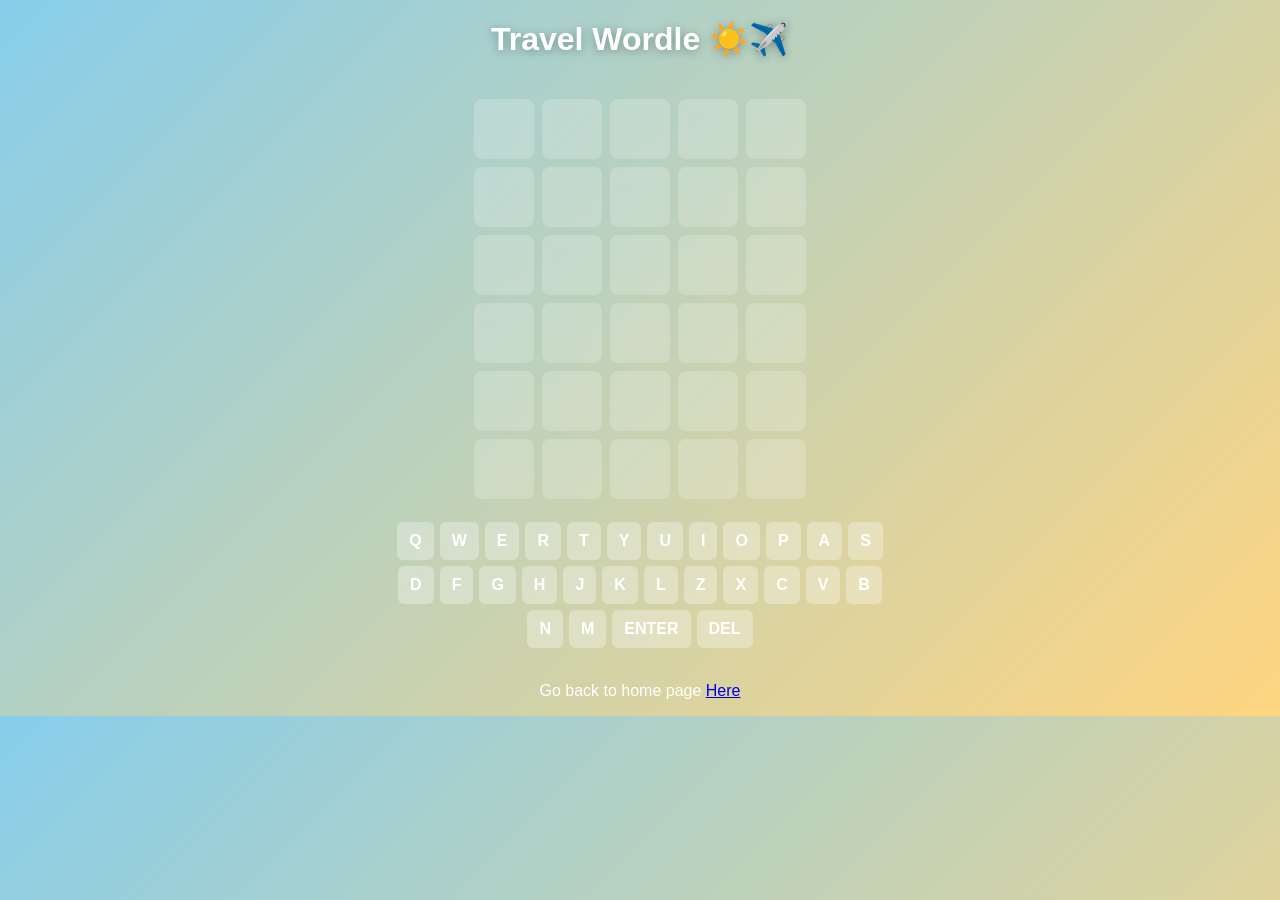
<file: Game.html>
<!DOCTYPE html>
<html lang="en">
<head>
<meta charset="UTF-8" />
<meta name="viewport" content="width=device-width, initial-scale=1.0"/>
<title>Travel Wordle ☀️✈️</title>

<style>
body {
    margin: 0;
    font-family: Arial, sans-serif;
    background: linear-gradient(135deg, #87ceeb, #ffd580);
    display: flex;
    flex-direction: column;
    align-items: center;
    color: #fff;
}

h1 {
    margin-top: 20px;
    text-shadow: 0 2px 10px rgba(0,0,0,0.3);
}

#game {
    margin-top: 20px;
    display: grid;
    grid-template-rows: repeat(6, 60px);
    gap: 8px;
}

.row {
    display: grid;
    grid-template-columns: repeat(5, 60px);
    gap: 8px;
}

.tile {
    width: 60px;
    height: 60px;
    background: rgba(255,255,255,0.2);
    display: flex;
    align-items: center;
    justify-content: center;
    font-size: 26px;
    font-weight: bold;
    text-transform: uppercase;
    border-radius: 8px;
    backdrop-filter: blur(4px);
}

.correct {
    background: #4caf50 !important;
}

.present {
    background: #f4c542 !important;
}

.absent {
    background: rgba(0,0,0,0.3) !important;
}

#keyboard {
    margin-top: 20px;
    display: flex;
    flex-wrap: wrap;
    justify-content: center;
    max-width: 500px;
}

.key {
    margin: 3px;
    padding: 10px 12px;
    background: rgba(255,255,255,0.3);
    border-radius: 6px;
    cursor: pointer;
    user-select: none;
    font-weight: bold;
}

#message {
    margin-top: 15px;
    font-size: 18px;
}
</style>
</head>

<body>

<h1>Travel Wordle ☀️✈️</h1>

<div id="game"></div>

<div id="keyboard"></div>

<div id="message"></div>

<script>
const words = [
    "beach", "plane", "hotel", "train", "maple",
    "ocean", "islet", "sunny", "route", "sandy",
    "cruise", "cabin", "paris", "lodge", "globe"
];

const answer = words[Math.floor(Math.random() * words.length)];
let currentRow = 0;
let currentTile = 0;
let board = Array(6).fill("").map(() => Array(5).fill(""));

const game = document.getElementById("game");
const keyboard = document.getElementById("keyboard");
const message = document.getElementById("message");

// create board
for (let i = 0; i < 6; i++) {
    const row = document.createElement("div");
    row.classList.add("row");
    for (let j = 0; j < 5; j++) {
        const tile = document.createElement("div");
        tile.classList.add("tile");
        tile.id = `tile-${i}-${j}`;
        row.appendChild(tile);
    }
    game.appendChild(row);
}

// keyboard
const keys = "QWERTYUIOPASDFGHJKLZXCVBNM".split("");
keys.forEach(k => {
    const key = document.createElement("div");
    key.classList.add("key");
    key.textContent = k;
    key.onclick = () => handleKey(k.toLowerCase());
    keyboard.appendChild(key);
});

const enter = document.createElement("div");
enter.classList.add("key");
enter.textContent = "ENTER";
enter.onclick = checkWord;
keyboard.appendChild(enter);

const del = document.createElement("div");
del.classList.add("key");
del.textContent = "DEL";
del.onclick = deleteLetter;
keyboard.appendChild(del);

// input
document.addEventListener("keydown", (e) => {
    if (e.key === "Enter") checkWord();
    else if (e.key === "Backspace") deleteLetter();
    else if (/^[a-zA-Z]$/.test(e.key)) handleKey(e.key.toLowerCase());
});

function handleKey(letter) {
    if (currentTile < 5 && currentRow < 6) {
        board[currentRow][currentTile] = letter;
        document.getElementById(`tile-${currentRow}-${currentTile}`).textContent = letter;
        currentTile++;
    }
}

function deleteLetter() {
    if (currentTile > 0) {
        currentTile--;
        board[currentRow][currentTile] = "";
        document.getElementById(`tile-${currentRow}-${currentTile}`).textContent = "";
    }
}

function checkWord() {
    if (currentTile !== 5) {
        message.textContent = "Word must be 5 letters!";
        return;
    }

    const guess = board[currentRow].join("");
    const answerArr = answer.split("");
    const guessArr = guess.split("");

    let result = Array(5).fill("absent");

    // correct letters
    for (let i = 0; i < 5; i++) {
        if (guessArr[i] === answerArr[i]) {
            result[i] = "correct";
            answerArr[i] = null;
            guessArr[i] = null;
        }
    }

    // present letters
    for (let i = 0; i < 5; i++) {
        if (guessArr[i] && answerArr.includes(guessArr[i])) {
            result[i] = "present";
            answerArr[answerArr.indexOf(guessArr[i])] = null;
        }
    }

    // color tiles
    for (let i = 0; i < 5; i++) {
        const tile = document.getElementById(`tile-${currentRow}-${i}`);
        tile.classList.add(result[i]);
    }

    if (guess === answer) {
        message.textContent = "You Win! ✈️☀️";
        return;
    }

    currentRow++;
    currentTile = 0;

    if (currentRow === 6) {
        message.textContent = `Game Over! The word was "${answer}".`;
    }
}
</script>
<p>
    Go back to home page <a href="index.html">Here</a>
</p>
</body>
</html>
</file>
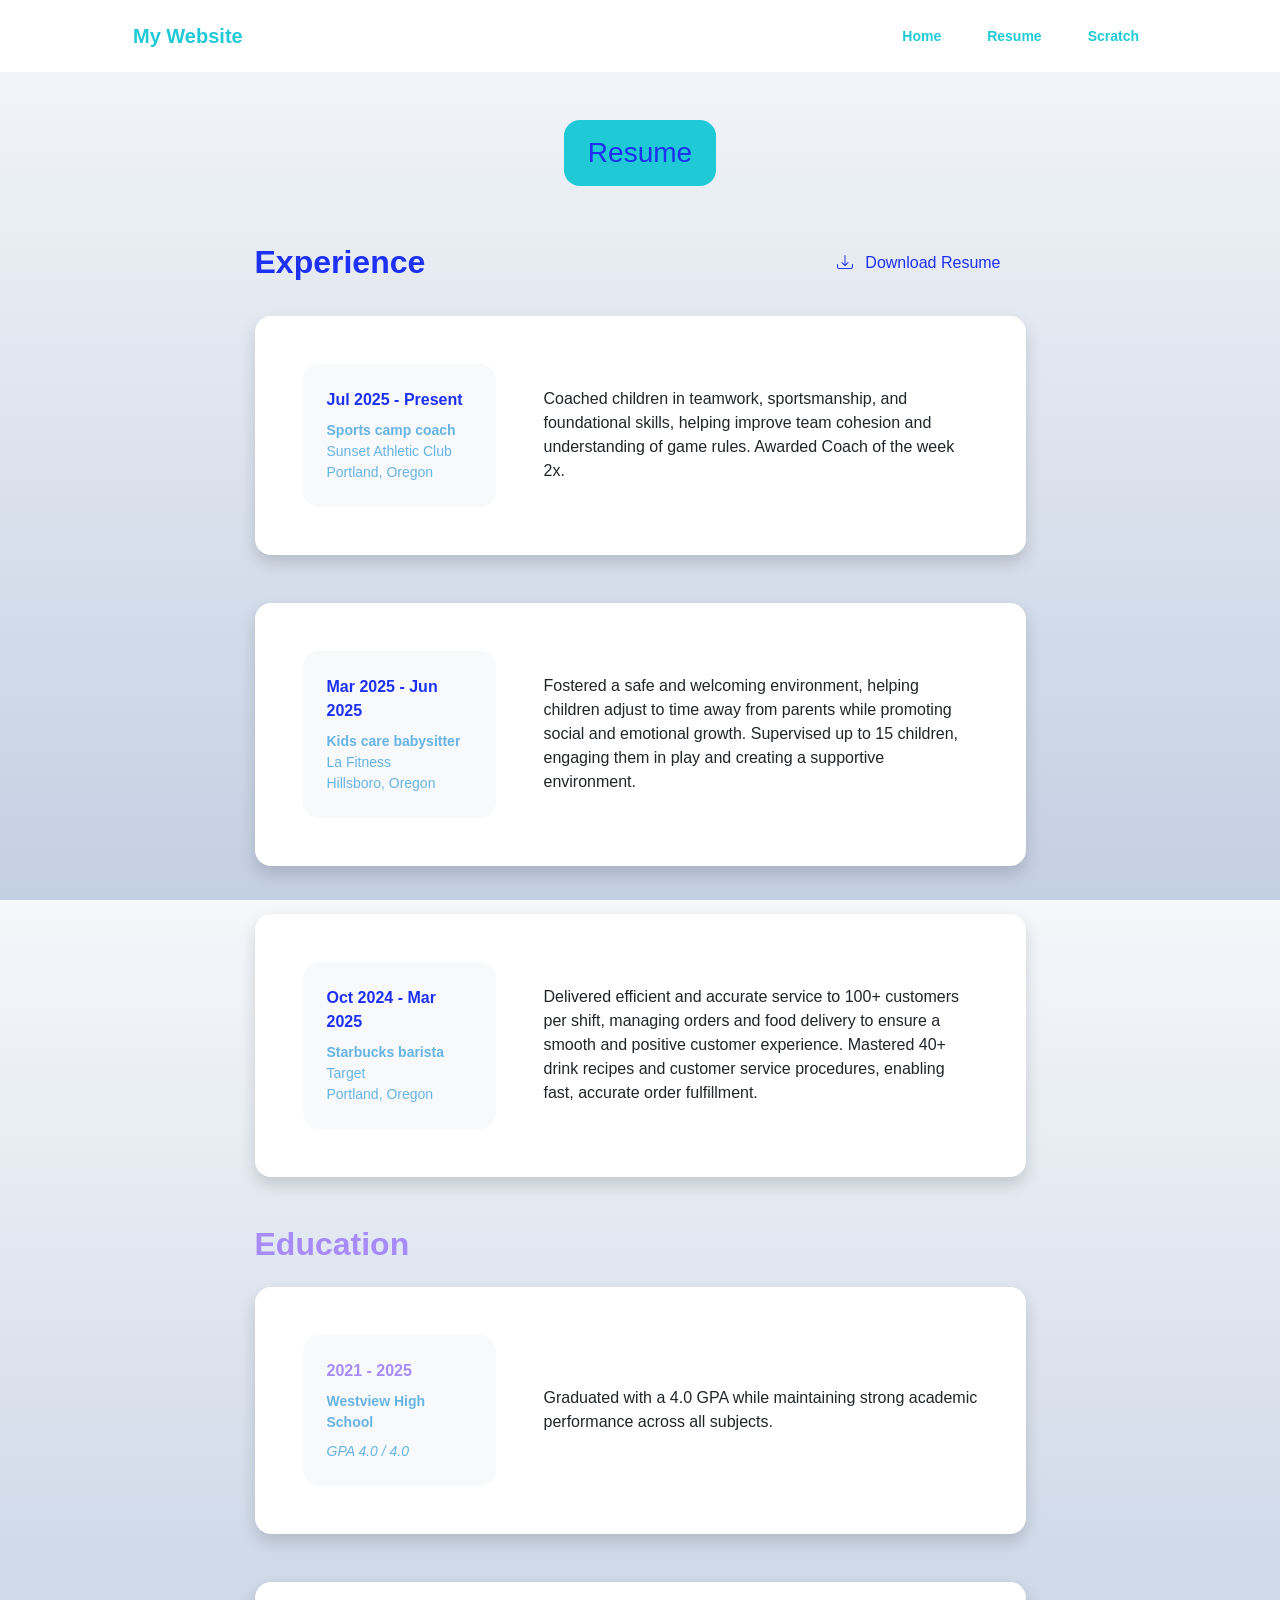
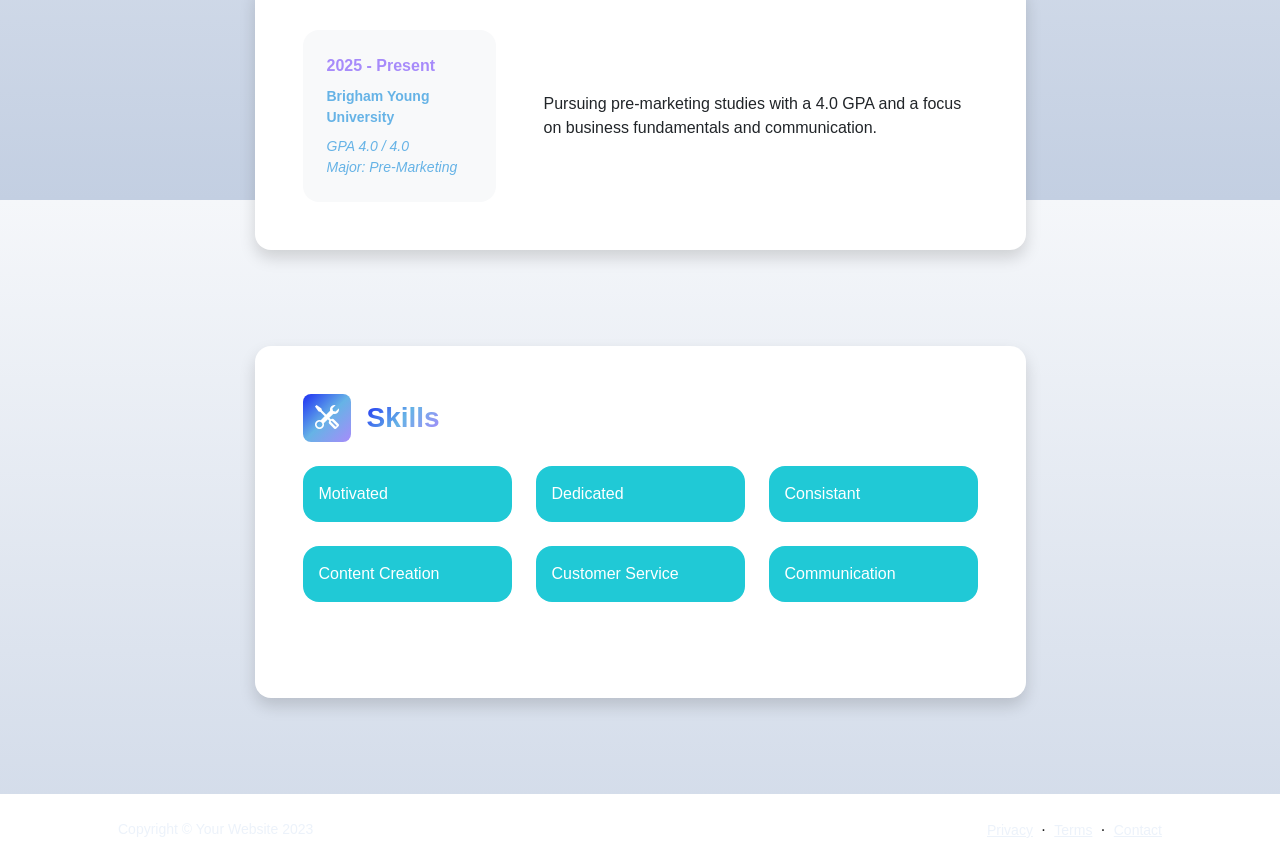
<file: resume.html>
<!DOCTYPE html>
<html lang="en">
    <head>
        <meta charset="utf-8" />
        <meta name="viewport" content="width=device-width, initial-scale=1, shrink-to-fit=no" />
        <meta name="description" content="" />
        <meta name="author" content="" />
        <title>Personal - Start Bootstrap Template</title>
        <!-- Favicon-->
        <link rel="icon" type="image/x-icon" href="assets/favicon.ico" />
        <!-- Custom Google font-->
        <link rel="preconnect" href="https://fonts.googleapis.com" />
        <link rel="preconnect" href="https://fonts.gstatic.com" crossorigin />
        <link href="https://fonts.googleapis.com/css2?family=Plus+Jakarta+Sans:wght@100;200;300;400;500;600;700;800;900&amp;display=swap" rel="stylesheet" />
        <!-- Bootstrap icons-->
        <link href="https://cdn.jsdelivr.net/npm/bootstrap-icons@1.8.1/font/bootstrap-icons.css" rel="stylesheet" />
        <!-- Core theme CSS (includes Bootstrap)-->
        <link href="css/styles.css" rel="stylesheet" />
        <!-- Custom CSS-->
        <link href="css/Custom.css" rel="stylesheet" />
    </head>
    <body class="d-flex flex-column h-100 bg-light">
        <main class="flex-shrink-0">
            <!-- Navigation-->
            <nav class="navbar navbar-expand-lg navbar-light bg-white py-3">
                <div class="container px-5">
                    <a class="navbar-brand" href="index.html"><span class="fw-bolder text-tealish">My Website</span></a>
                    <button class="navbar-toggler" type="button" data-bs-toggle="collapse" data-bs-target="#navbarSupportedContent" aria-controls="navbarSupportedContent" aria-expanded="false" aria-label="Toggle navigation"><span class="navbar-toggler-icon"></span></button>
                    <div class="collapse navbar-collapse" id="navbarSupportedContent">
                        <ul class="navbar-nav ms-auto mb-2 mb-lg-0 small fw-bolder">
                            <li class="nav-item"><a class="nav-link text-tealish" href="index.html">Home</a></li>
                            <li class="nav-item"><a class="nav-link text-tealish" href="resume.html">Resume</a></li>
                            <li class="nav-item"><a class="nav-link text-tealish" href="Scratch.html">Scratch</a></li>
                        </ul>
                    </div>
                </div>
            </nav>
            <!-- Page Content-->
            <div class="container px-5 my-5">
                <div class="text-center mb-5">
                    <div class="bg-tealish rounded-4 px-4 py-3 d-inline-block">
                        <h1 class="fs-3 fw-light mb-0 text-blueish">Resume</h1>
                    </div>
                </div>
                <div class="row gx-5 justify-content-center">
                    <div class="col-lg-11 col-xl-9 col-xxl-8">
                        <!-- Experience Section-->
                        <section>
                            <div class="d-flex align-items-center justify-content-between mb-4">
                                <h2 class="text-primary fw-bolder mb-0">Experience</h2>
                                <!-- Download resume button-->
                                <!-- Note: Set the link href target to a PDF file within your project-->
                                <a class="btn btn-blueish px-4 py-3" href="assets/resume-6.pdf" download>
                                    <div class="d-inline-block bi bi-download me-2"></div>
                                    Download Resume
                                </a>
                            </div>
                            <!-- Experience Card 1-->
                            <div class="card shadow border-0 rounded-4 mb-5">
                                <div class="card-body p-5">
                                    <div class="row align-items-center gx-5">
                                        <div class="col text-center text-lg-start mb-4 mb-lg-0">
                                            <div class="bg-light p-4 rounded-4 resume-date-box">
                                                <div class="text-primary fw-bolder mb-2">Jul 2025 - Present</div>
                                                <div class="small fw-bolder text-lightblue">Sports camp coach</div>
                                                <div class="small text-lightblue">Sunset Athletic Club</div>
                                                <div class="small text-lightblue">Portland, Oregon</div>
                                            </div>
                                        </div>
                                        <div class="col-lg-8"><div>Coached children in teamwork, sportsmanship, and foundational skills, helping improve team cohesion and understanding of game rules. Awarded Coach of the week 2x.</div></div>
                                    </div>
                                </div>
                            </div>
                            <!-- Experience Card 2-->
                            <div class="card shadow border-0 rounded-4 mb-5">
                                <div class="card-body p-5">
                                    <div class="row align-items-center gx-5">
                                        <div class="col text-center text-lg-start mb-4 mb-lg-0">
                                            <div class="bg-light p-4 rounded-4 resume-date-box">
                                                <div class="text-primary fw-bolder mb-2">Mar 2025 - Jun 2025</div>
                                                <div class="small fw-bolder text-lightblue">Kids care babysitter</div>
                                                <div class="small text-lightblue">La Fitness</div>
                                                <div class="small text-lightblue">Hillsboro, Oregon</div>
                                            </div>
                                        </div>
                                        <div class="col-lg-8"><div>Fostered a safe and welcoming environment, helping children adjust to time away from parents while promoting social and emotional growth. Supervised up to 15 children, engaging them in play and creating a supportive environment.</div></div>
                                    </div>
                                </div>
                            </div>
                            <!-- Experience Card 3-->
                            <div class="card shadow border-0 rounded-4 mb-5">
                                <div class="card-body p-5">
                                    <div class="row align-items-center gx-5">
                                        <div class="col text-center text-lg-start mb-4 mb-lg-0">
                                            <div class="bg-light p-4 rounded-4 resume-date-box">
                                                <div class="text-primary fw-bolder mb-2">Oct 2024 - Mar 2025</div>
                                                <div class="small fw-bolder text-lightblue">Starbucks barista</div>
                                                <div class="small text-lightblue">Target</div>
                                                <div class="small text-lightblue">Portland, Oregon</div>
                                            </div>
                                        </div>
                                        <div class="col-lg-8"><div>Delivered efficient and accurate service to 100+ customers per shift, managing orders and food delivery to ensure a smooth and positive customer experience. Mastered 40+ drink recipes and customer service procedures, enabling fast, accurate order fulfillment.</div></div>
                                    </div>
                                </div>
                            </div>
                        </section>
                        <!-- Education Section-->
                        <section>
                            <h2 class="text-education fw-bolder mb-4">Education</h2>
                            <!-- Education Card 1-->
                            <div class="card shadow border-0 rounded-4 mb-5">
                                <div class="card-body p-5">
                                    <div class="row align-items-center gx-5">
                                        <div class="col text-center text-lg-start mb-4 mb-lg-0">
                                            <div class="bg-light p-4 rounded-4 resume-date-box">
                                                <div class="text-education fw-bolder mb-2">2021 - 2025</div>
                                                <div class="mb-2">
                                                    <div class="small fw-bolder text-lightblue">Westview High School</div>
                                                </div>
                                                <div class="fst-italic">
                                                    <div class="small text-lightblue">GPA 4.0 / 4.0</div>
                                                </div>
                                            </div>
                                        </div>
                                        <div class="col-lg-8"><div>Graduated with a 4.0 GPA while maintaining strong academic performance across all subjects.</div></div>
                                    </div>
                                </div>
                            </div>
                            <!-- Education Card 2-->
                            <div class="card shadow border-0 rounded-4 mb-5">
                                <div class="card-body p-5">
                                    <div class="row align-items-center gx-5">
                                        <div class="col text-center text-lg-start mb-4 mb-lg-0">
                                            <div class="bg-light p-4 rounded-4 resume-date-box">
                                                <div class="text-education fw-bolder mb-2">2025 - Present</div>
                                                <div class="mb-2">
                                                    <div class="small fw-bolder text-lightblue">Brigham Young University</div>
                                                </div>
                                                <div class="fst-italic">
                                                    <div class="small text-lightblue">GPA 4.0 / 4.0</div>
                                                    <div class="small text-lightblue">Major: Pre-Marketing</div>
                                                </div>
                                            </div>
                                        </div>
                                        <div class="col-lg-8"><div>Pursuing pre-marketing studies with a 4.0 GPA and a focus on business fundamentals and communication.</div></div>
                                    </div>
                                </div>
                            </div>
                        </section>
                        <!-- Divider-->
                        <div class="pb-5"></div>
                        <!-- Skills Section-->
                        <section>
                            <!-- Skillset Card-->
                            <div class="card shadow border-0 rounded-4 mb-5">
                                <div class="card-body p-5">
                                    <!-- Professional skills list-->
                                    <div class="mb-5">
                                        <div class="d-flex align-items-center mb-4">
                                            <div class="feature bg-gradient-blue-lightpurple text-white rounded-3 me-3"><i class="bi bi-tools"></i></div>
                                            <h3 class="fw-bolder mb-0"><span class="text-gradient d-inline">Skills</span></h3>
                                        </div>
                                        <div class="row row-cols-1 row-cols-md-3 mb-4">
                                            <div class="col mb-4 mb-md-0"><div class="d-flex align-items-center bg-tealish text-white rounded-4 p-3 h-100">Motivated</div></div>
                                            <div class="col mb-4 mb-md-0"><div class="d-flex align-items-center bg-tealish text-white rounded-4 p-3 h-100">Dedicated</div></div>
                                            <div class="col"><div class="d-flex align-items-center bg-tealish text-white rounded-4 p-3 h-100">Consistant</div></div>
                                        </div>
                                        <div class="row row-cols-1 row-cols-md-3">
                                            <div class="col mb-4 mb-md-0"><div class="d-flex align-items-center bg-tealish text-white rounded-4 p-3 h-100">Content Creation</div></div>
                                            <div class="col mb-4 mb-md-0"><div class="d-flex align-items-center bg-tealish text-white rounded-4 p-3 h-100">Customer Service</div></div>
                                            <div class="col"><div class="d-flex align-items-center bg-tealish text-white rounded-4 p-3 h-100">Communication</div></div>
                                        </div>
                                    </div>
                                </div>
                            </div>
                        </section>
                    </div>
                </div>
            </div>
        </main>
        <!-- Footer-->
        <footer class="bg-white py-4 mt-auto">
            <div class="container px-5">
                <div class="row align-items-center justify-content-between flex-column flex-sm-row">
                    <div class="col-auto"><div class="small m-0">Copyright &copy; Your Website 2023</div></div>
                    <div class="col-auto">
                        <a class="small" href="#!">Privacy</a>
                        <span class="mx-1">&middot;</span>
                        <a class="small" href="#!">Terms</a>
                        <span class="mx-1">&middot;</span>
                        <a class="small" href="#!">Contact</a>
                    </div>
                </div>
            </div>
        </footer>
        <!-- Bootstrap core JS-->
        <script src="https://cdn.jsdelivr.net/npm/bootstrap@5.2.3/dist/js/bootstrap.bundle.min.js"></script>
        <!-- Core theme JS-->
        <script src="js/scripts.js"></script>
    </body>
</html>
</file>
<file: css/Custom.css>
body {
  margin: 0;
  font-family: Arial, sans-serif;
  background: linear-gradient(to bottom, #f5f7fa, #c3cfe2);
  color: #222;
}
.navbar {
  background-color: #333;
  padding: 10px 20px;
}
.navbar a {
  color: #fff;
  text-decoration: none;
  margin: 0 15px;
  font-weight: bold;
}
</file>
